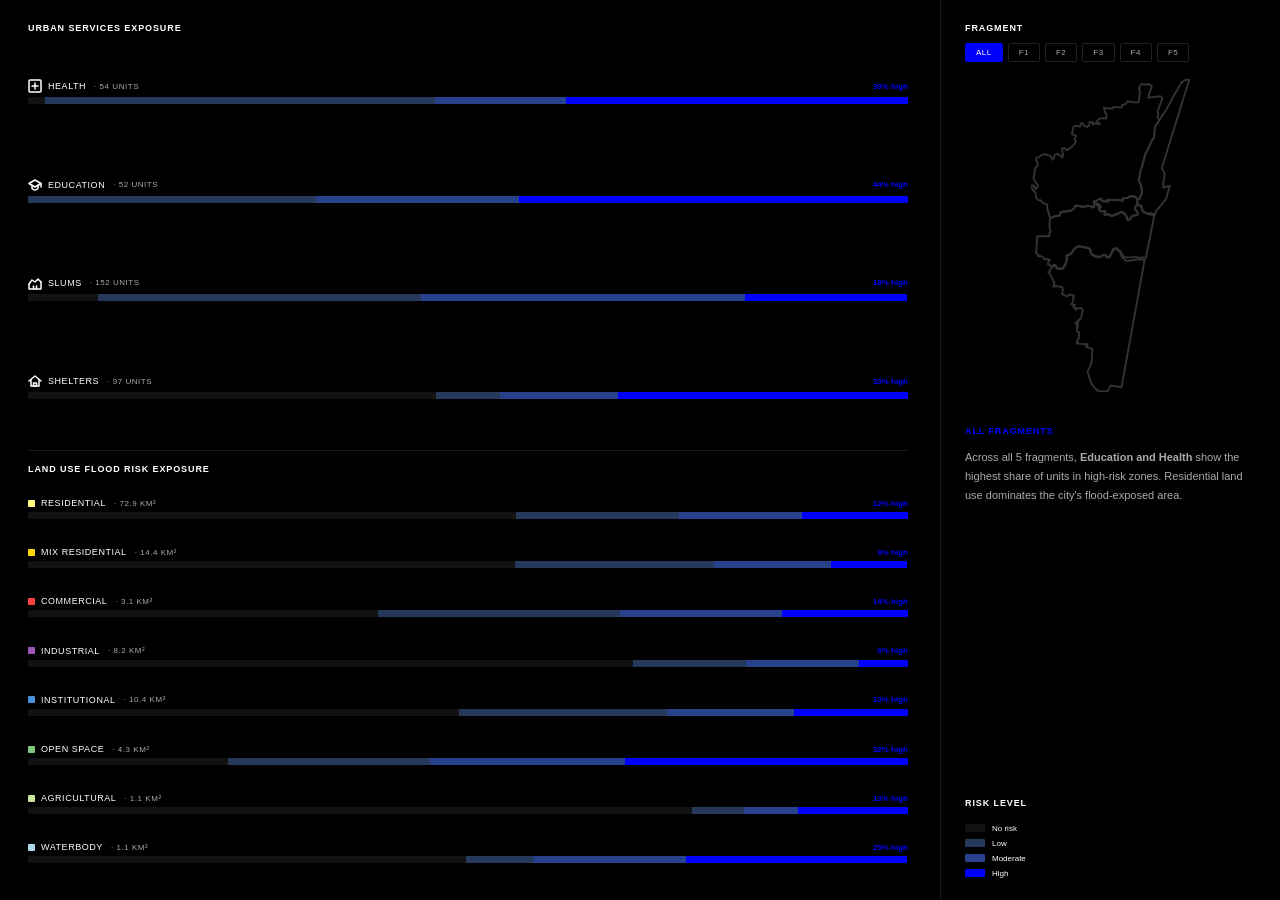
<file: docs/stage2_landuse_viewer.html>
<!DOCTYPE html>
<html lang="en">
<head>
  <meta charset="utf-8">
  <meta name="viewport" content="width=device-width, initial-scale=1.0">
  <title>Stage 2 — Risk Data</title>
  <style>
    * { margin:0; padding:0; box-sizing:border-box; }
    html, body { height:100%; overflow:hidden; background:#000;
      font-family:"Helvetica Neue",Helvetica,Arial,sans-serif; color:#fff; }

    #app { display:flex; height:100%; }

    /* ── Left: all bars ── */
    #left {
      flex:1; height:100%; overflow:hidden;
      padding:clamp(16px,2.5vh,28px) 32px clamp(16px,2.5vh,28px) 28px;
      display:flex; flex-direction:column;
      justify-content:space-between;
    }

    .group-title {
      font-size:9px; font-weight:700; letter-spacing:.1em;
      text-transform:uppercase; color:#fff;
      margin-bottom:10px;
      flex-shrink:0;
    }
    .bars-group {
      display:flex; flex-direction:column;
      justify-content:space-around;
      gap:0;
      flex:1;
    }

    .bar-row { display:flex; flex-direction:column; gap:4px; }
    .bar-label-row {
      display:flex; justify-content:space-between; align-items:center;
    }
    .bar-name { display:flex; align-items:center; gap:6px; font-size:9px;
      text-transform:uppercase; letter-spacing:.06em; color:#fff; }
    .bar-dot { width:7px; height:7px; border-radius:1px; flex-shrink:0; }
    .bar-meta { color:#aaa; font-weight:400; font-size:8px; margin-left:2px; }
    .bar-high-pct { font-weight:700; font-size:8px; color:#0000FF; }
    .stack-track { height:7px; display:flex; border-radius:1px; overflow:hidden; }
    .stack-seg { height:100%; transition:width 400ms ease; }
    .seg-null     { background:rgba(255,255,255,0.07); }
    .seg-low      { background:rgba(100,149,237,0.38); }
    .seg-moderate { background:rgba(65,105,225,0.62); }
    .seg-high     { background:#0000FF; }

    .group-divider {
      border:none; border-top:1px solid #1a1a1a;
      margin:clamp(8px,1.5vh,20px) 0;
      flex-shrink:0;
    }

    /* ── Right: controls + context ── */
    #right {
      width:340px; flex-shrink:0; height:100%;
      border-left:1px solid #1a1a1a;
      display:flex; flex-direction:column;
      padding:clamp(16px,2.5vh,28px) 24px;
      gap:clamp(12px,2vh,24px);
      overflow:hidden;
    }

    .ctrl-label {
      font-size:9px; font-weight:700; letter-spacing:.1em;
      text-transform:uppercase; color:#fff; margin-bottom:10px; flex-shrink:0;
    }
    .filter-row { display:flex; flex-wrap:wrap; gap:5px; }
    .fbtn {
      padding:4px 10px; background:transparent; border:1px solid #222;
      border-radius:2px; font-size:8px; font-weight:400; text-transform:uppercase;
      letter-spacing:.06em; cursor:pointer; color:#aaa; transition:all 100ms;
    }
    .fbtn.active { background:#0000FF; border-color:#0000FF; color:#fff; }

    /* Mini-map */
    #minimap {
      width:100%; flex:1; min-height:0;
      margin-top:4px;
    }
    #minimap svg { width:100%; height:100%; }
    .mm-frag { fill:transparent; stroke:#333; stroke-width:1.5; cursor:pointer; transition:fill 200ms,stroke 200ms; }
    .mm-frag.active { fill:rgba(0,0,255,0.35); stroke:#0000FF; stroke-width:2; }
    .mm-frag:hover  { fill:rgba(0,0,255,0.15); stroke:#555; }

    /* Narrative */
    #narrative { display:flex; flex-direction:column; gap:6px; }
    #narrative-tag {
      font-size:9px; font-weight:700; letter-spacing:.1em;
      text-transform:uppercase; color:#0000FF; margin-bottom:6px;
    }
    #narrative-text { font-size:11px; color:#aaa; line-height:1.7; }

    /* Legend */
    #legend { display:flex; flex-direction:column; gap:6px; margin-top:auto; padding-top:16px; }
    .leg-item { display:flex; align-items:center; gap:7px; font-size:8px; color:#fff; }
    .leg-swatch { width:20px; height:8px; border-radius:1px; flex-shrink:0; }
  
    /* Orientation lock — portrait mobile/tablet */
    #rotate-prompt {
      position: fixed;
      inset: 0;
      z-index: 99999;
      display: none;
      align-items: center;
      justify-content: center;
      padding: 24px;
      background: rgba(0,0,0,0.96);
      color: #fff;
      text-align: center;
      touch-action: none;
    }
    #rotate-prompt .rp-card {
      max-width: 380px;
      border: 1px solid rgba(255,255,255,0.18);
      border-radius: 12px;
      padding: 28px 24px;
      background: rgba(255,255,255,0.04);
      display: flex;
      flex-direction: column;
      align-items: center;
      gap: 16px;
    }
    #rotate-prompt .rp-icon {
      width: 52px; height: 52px;
      animation: rp-spin 2s ease-in-out infinite;
      opacity: .75;
    }
    @keyframes rp-spin {
      0%   { transform: rotate(0deg); }
      40%  { transform: rotate(90deg); }
      60%  { transform: rotate(90deg); }
      100% { transform: rotate(0deg); }
    }
    #rotate-prompt .rp-title {
      font-size: 1.05rem;
      font-weight: 700;
      color: #fff;
      line-height: 1.3;
    }
    #rotate-prompt .rp-sub {
      font-size: 0.82rem;
      color: rgba(255,255,255,0.75);
      line-height: 1.5;
    }
    @media (max-width: 1024px) and (orientation: portrait) {
      #rotate-prompt { display: flex; }
    }
    #layer-hint {
      position:fixed; bottom:32px; left:50%; transform:translateX(-50%);
      background:rgba(0,0,0,0.6); color:#fff;
      font-family:"Helvetica Neue",Helvetica,Arial,sans-serif;
      font-size:8px; font-weight:700; letter-spacing:.12em; text-transform:uppercase;
      padding:6px 14px; pointer-events:none; z-index:30;
      opacity:0; transition:opacity 600ms ease;
    }
    @media (max-height: 600px) and (orientation: landscape) {
      #app { flex-direction:row; height:100%; overflow:hidden; }
      #left { flex:1; overflow-y:auto; height:100%; padding:10px 16px; }
      #right { width:280px; overflow-y:auto; height:100%; padding:10px 14px; gap:8px; }
      .group-title { font-size:8px; margin-bottom:6px; }
      .ctrl-label { font-size:8px; margin-bottom:6px; }
      #minimap { min-height:80px; }
      #narrative-text { font-size:9px; }
    }
  </style>
</head>
<body>
  <div id="rotate-prompt" aria-live="polite">
    <div class="rp-card">
      <svg class="rp-icon" viewBox="0 0 24 24" fill="none" stroke="rgba(255,255,255,.85)" stroke-width="1.3" stroke-linecap="round" stroke-linejoin="round">
        <rect x="5" y="2" width="14" height="20" rx="2"/>
        <path d="M12 18h.01"/>
      </svg>
      <div class="rp-title">Rotate your device</div>
      <div class="rp-sub">This atlas is designed to be viewed in landscape mode for the best experience.</div>
    </div>
  </div>

<div id="layer-hint">Tap fragments to filter</div>
<div id="app">

  <!-- Left: all bars -->
  <div id="left">
    <div class="group-title">Urban services exposure</div>
    <div class="bars-group" id="chart-services"></div>

    <hr class="group-divider">

    <div class="group-title">Land use flood risk exposure</div>
    <div class="bars-group" id="chart-landuse"></div>
  </div>

  <!-- Right: controls + context -->
  <div id="right">
    <div>
      <div class="ctrl-label">Fragment</div>
      <div class="filter-row" id="frag-filter">
        <button class="fbtn active" data-frag="all">All</button>
        <button class="fbtn" data-frag="F1">F1</button>
        <button class="fbtn" data-frag="F2">F2</button>
        <button class="fbtn" data-frag="F3">F3</button>
        <button class="fbtn" data-frag="F4">F4</button>
        <button class="fbtn" data-frag="F5">F5</button>
      </div>
      <div id="minimap"></div>
    </div>

    <div id="narrative">
      <div id="narrative-tag">All fragments</div>
      <div id="narrative-text">Select a fragment to see its specific risk profile.</div>
    </div>

    <div id="legend">
      <div class="ctrl-label">Risk level</div>
      <div class="leg-item"><div class="leg-swatch seg-null"></div>No risk</div>
      <div class="leg-item"><div class="leg-swatch seg-low"></div>Low</div>
      <div class="leg-item"><div class="leg-swatch seg-moderate"></div>Moderate</div>
      <div class="leg-item"><div class="leg-swatch seg-high"></div>High</div>
    </div>
  </div>

</div>
<script>
const FRAGS = ["F1","F2","F3","F4","F5"];
const SVCS  = ["Health","Education","Slums","Shelters"];
const SVC_COLORS = { Health:"#ef4444", Education:"#f59e0b", Slums:"#8b5cf6", Shelters:"#3b82f6" };
const SVC_ICONS = {
  Health:    `<svg viewBox="0 0 14 14" width="14" height="14" fill="none" stroke="currentColor" stroke-width="1.5" stroke-linecap="round"><rect x="1" y="1" width="12" height="12" rx="1"/><line x1="7" y1="4" x2="7" y2="10"/><line x1="4" y1="7" x2="10" y2="7"/></svg>`,
  Education: `<svg viewBox="0 0 14 14" width="14" height="14" fill="none" stroke="currentColor" stroke-width="1.5" stroke-linecap="round" stroke-linejoin="round"><polygon points="7,2 13,5.5 7,9 1,5.5"/><path d="M4 7.5v3c0 0 1.5 1.5 3 1.5s3-1.5 3-1.5v-3"/><line x1="13" y1="5.5" x2="13" y2="9"/></svg>`,
  Slums:     `<svg viewBox="0 0 14 14" width="14" height="14" fill="none" stroke="currentColor" stroke-width="1.5" stroke-linecap="round" stroke-linejoin="round"><polyline points="1,8 4,4 7,6 10,3 13,6"/><polyline points="1,8 1,13 13,13 13,6"/><line x1="5.5" y1="13" x2="5.5" y2="10"/><line x1="8.5" y1="13" x2="8.5" y2="10"/></svg>`,
  Shelters:  `<svg viewBox="0 0 14 14" width="14" height="14" fill="none" stroke="currentColor" stroke-width="1.5" stroke-linecap="round" stroke-linejoin="round"><polyline points="1,7 7,2 13,7"/><polyline points="3,6 3,12 11,12 11,6"/><rect x="5.5" y="9" width="3" height="3"/></svg>`,
};
const USE_ORDER  = ["residential","mix_residential","commercial","industrial","institutional","open_space","agricultural","waterbody"];
const USE_LABELS = { residential:"Residential", mix_residential:"Mix residential", commercial:"Commercial",
                     industrial:"Industrial", institutional:"Institutional", open_space:"Open space",
                     agricultural:"Agricultural", waterbody:"Waterbody" };
const USE_COLORS = { residential:"#FFFF82", mix_residential:"#FFD700", commercial:"#FF4040",
                     industrial:"#9B59B6",  institutional:"#4A90D9",   open_space:"#7DC67E",
                     agricultural:"#C8E6A0", waterbody:"#A8D8EA" };

const NARRATIVES = {
  all: "Across all 5 fragments, <strong>Education and Health</strong> show the highest share of units in high-risk zones. Residential land use dominates the city's flood-exposed area.",
  F1:  "Fragment F1 has a <strong>high proportion of shelters with no flood classification</strong> — 83% are unclassified, suggesting infrastructure gaps in risk mapping.",
  F2:  "Fragment F2 has the <strong>largest number of informal settlements</strong>, with 35 in low-risk zones but significant concentrations across all levels.",
  F3:  "Fragment F3 is the <strong>most intensely exposed</strong>: industrial and institutional land uses show over 56–78% of their area in high-risk zones.",
  F4:  "Fragment F4 is the <strong>most vulnerable pocket</strong> — it concentrates the highest counts of high-risk health units, schools, slums, and shelters across all fragments.",
  F5:  "Fragment F5 shows <strong>moderate overall exposure</strong>, with open space having the highest % in high-risk zones (41%), suggesting encroachment on natural drainage.",
};

let SVC_DATA = {};
let LU_DATA  = [];

function buildChart(containerId, rows) {
  document.getElementById(containerId).innerHTML = rows.map(({ name, color, icon, meta, d }) => {
    const total = d.null + d.low + d.mod + d.high;
    if (total === 0) return '';
    const highPct = (d.high / total * 100).toFixed(0);
    const w = v => (v / total * 100).toFixed(1);
    const indicator = icon
      ? `<span style="color:#fff;display:flex;align-items:center;">${icon}</span>`
      : `<span class="bar-dot" style="background:${color}"></span>`;
    return `
      <div class="bar-row">
        <div class="bar-label-row">
          <span class="bar-name">
            ${indicator}
            ${name}<span class="bar-meta">${meta}</span>
          </span>
          <span class="bar-high-pct">${highPct}% high</span>
        </div>
        <div class="stack-track">
          <div class="stack-seg seg-null"     style="width:${w(d.null)}%"></div>
          <div class="stack-seg seg-low"      style="width:${w(d.low)}%"></div>
          <div class="stack-seg seg-moderate" style="width:${w(d.mod)}%"></div>
          <div class="stack-seg seg-high"     style="width:${w(d.high)}%"></div>
        </div>
      </div>`;
  }).join("");
}

function updateCharts(frag) {
  const frags = frag === 'all' ? FRAGS : [frag];

  document.getElementById('narrative-tag').textContent = frag === 'all' ? 'All fragments' : `Fragment ${frag}`;
  document.getElementById('narrative-text').innerHTML  = NARRATIVES[frag] || '';

  // Services
  buildChart("chart-services", SVCS.map(svc => {
    const d = { null:0, low:0, mod:0, high:0 };
    frags.forEach(f => { const s = SVC_DATA[svc]?.[f]; if (s) { d.null+=s.null; d.low+=s.low; d.mod+=s.mod; d.high+=s.high; } });
    return { name:svc, color:SVC_COLORS[svc], icon:SVC_ICONS[svc], meta:` · ${d.null+d.low+d.mod+d.high} units`, d };
  }));

  // Land use
  const lvKey = l => l==='00_null'?'null': l==='01_high'?'high': l==='02_moderate'?'mod':'low';
  const totals = {};
  USE_ORDER.forEach(use => { totals[use] = { null:0, low:0, mod:0, high:0 }; });
  LU_DATA.filter(d => frag==='all' || d.frag===frag).forEach(({ use, level, area }) => {
    if (totals[use]) totals[use][lvKey(level)] += area;
  });
  buildChart("chart-landuse", USE_ORDER.map(use => {
    const d = totals[use];
    const total = d.null + d.low + d.mod + d.high;
    return { name:USE_LABELS[use], color:USE_COLORS[use], meta:` · ${(total/1e6).toFixed(1)} km²`, d };
  }));

  document.querySelectorAll('.mm-frag').forEach(el =>
    el.classList.toggle('active', frag !== 'all' && el.dataset.frag === frag)
  );
}

async function buildMinimap() {
  const data = await (await fetch('./data/fragments.geojson')).json();
  const allCoords = [];
  data.features.forEach(f => {
    const rings = f.geometry.type === 'Polygon' ? f.geometry.coordinates : f.geometry.coordinates.flat();
    rings.forEach(r => r.forEach(c => allCoords.push(c)));
  });
  const minX = Math.min(...allCoords.map(c=>c[0])), maxX = Math.max(...allCoords.map(c=>c[0]));
  const minY = Math.min(...allCoords.map(c=>c[1])), maxY = Math.max(...allCoords.map(c=>c[1]));
  const W = 232, H = 270;
  const scale = Math.min(W/(maxX-minX), H/(maxY-minY)) * 0.92;
  const offX = (W-(maxX-minX)*scale)/2, offY = (H-(maxY-minY)*scale)/2;
  const proj = c => [(c[0]-minX)*scale+offX, H-((c[1]-minY)*scale+offY)];
  const ringD = r => r.map((c,i)=>{ const [x,y]=proj(c); return `${i===0?'M':'L'}${x.toFixed(1)},${y.toFixed(1)}`; }).join(' ')+' Z';

  const svg = document.createElementNS("http://www.w3.org/2000/svg","svg");
  svg.setAttribute("viewBox",`0 0 ${W} ${H}`);
  data.features.forEach(f => {
    const id = `F${f.properties.id}`;
    const path = document.createElementNS("http://www.w3.org/2000/svg","path");
    const rings = f.geometry.type==='Polygon' ? f.geometry.coordinates : f.geometry.coordinates.flat(1);
    path.setAttribute("d", rings.map(ringD).join(' '));
    path.setAttribute("class","mm-frag");
    path.dataset.frag = id;
    path.addEventListener('click', () => {
      document.querySelectorAll('[data-frag]').forEach(b => b.classList.remove('active'));
      document.querySelectorAll(`[data-frag="${id}"]`).forEach(b => b.classList.add('active'));
      updateCharts(id);
    });
    svg.appendChild(path);
  });
  document.getElementById('minimap').appendChild(svg);
}

async function loadData() {
  const svcText = await (await fetch('./data/services_fragment_risk.csv')).text();
  svcText.trim().split('\n').slice(1).forEach(line => {
    const [svc, frag, null_, low, mod, high] = line.split(',');
    if (!SVC_DATA[svc]) SVC_DATA[svc] = {};
    SVC_DATA[svc][frag] = { null:+null_, low:+low, mod:+mod, high:+high };
  });

  const luText = await (await fetch('./data/landuse_fragment_risk.csv')).text();
  const lines = luText.trim().split('\n');
  const USES  = ['agricultural','commercial','industrial','institutional','mix_residential','open_space','residential','waterbody'];
  const LEVELS= ['00_null','01_high','02_moderate','03_low'];
  lines.slice(3,8).forEach(line => {
    const cols = line.split(',');
    const frag = 'F'+cols[0].trim();
    let col = 1;
    LEVELS.forEach(level => {
      USES.forEach(use => { LU_DATA.push({ frag, level, use, area:parseFloat(cols[col])||0 }); col++; });
      col++;
    });
  });

  await buildMinimap();
  updateCharts('all');
}

document.querySelectorAll("[data-frag]").forEach(btn => {
  btn.addEventListener("click", () => {
    document.querySelectorAll("[data-frag]").forEach(b => b.classList.remove("active"));
    btn.classList.add("active");
    updateCharts(btn.dataset.frag);
  });
});

loadData().then(() => {
  const hint = document.getElementById("layer-hint");
  setTimeout(() => {
    hint.style.opacity = "1";
    setTimeout(() => { hint.style.opacity = "0"; }, 3000);
  }, 1000);
});
</script>
</body>
</html>
</file>
